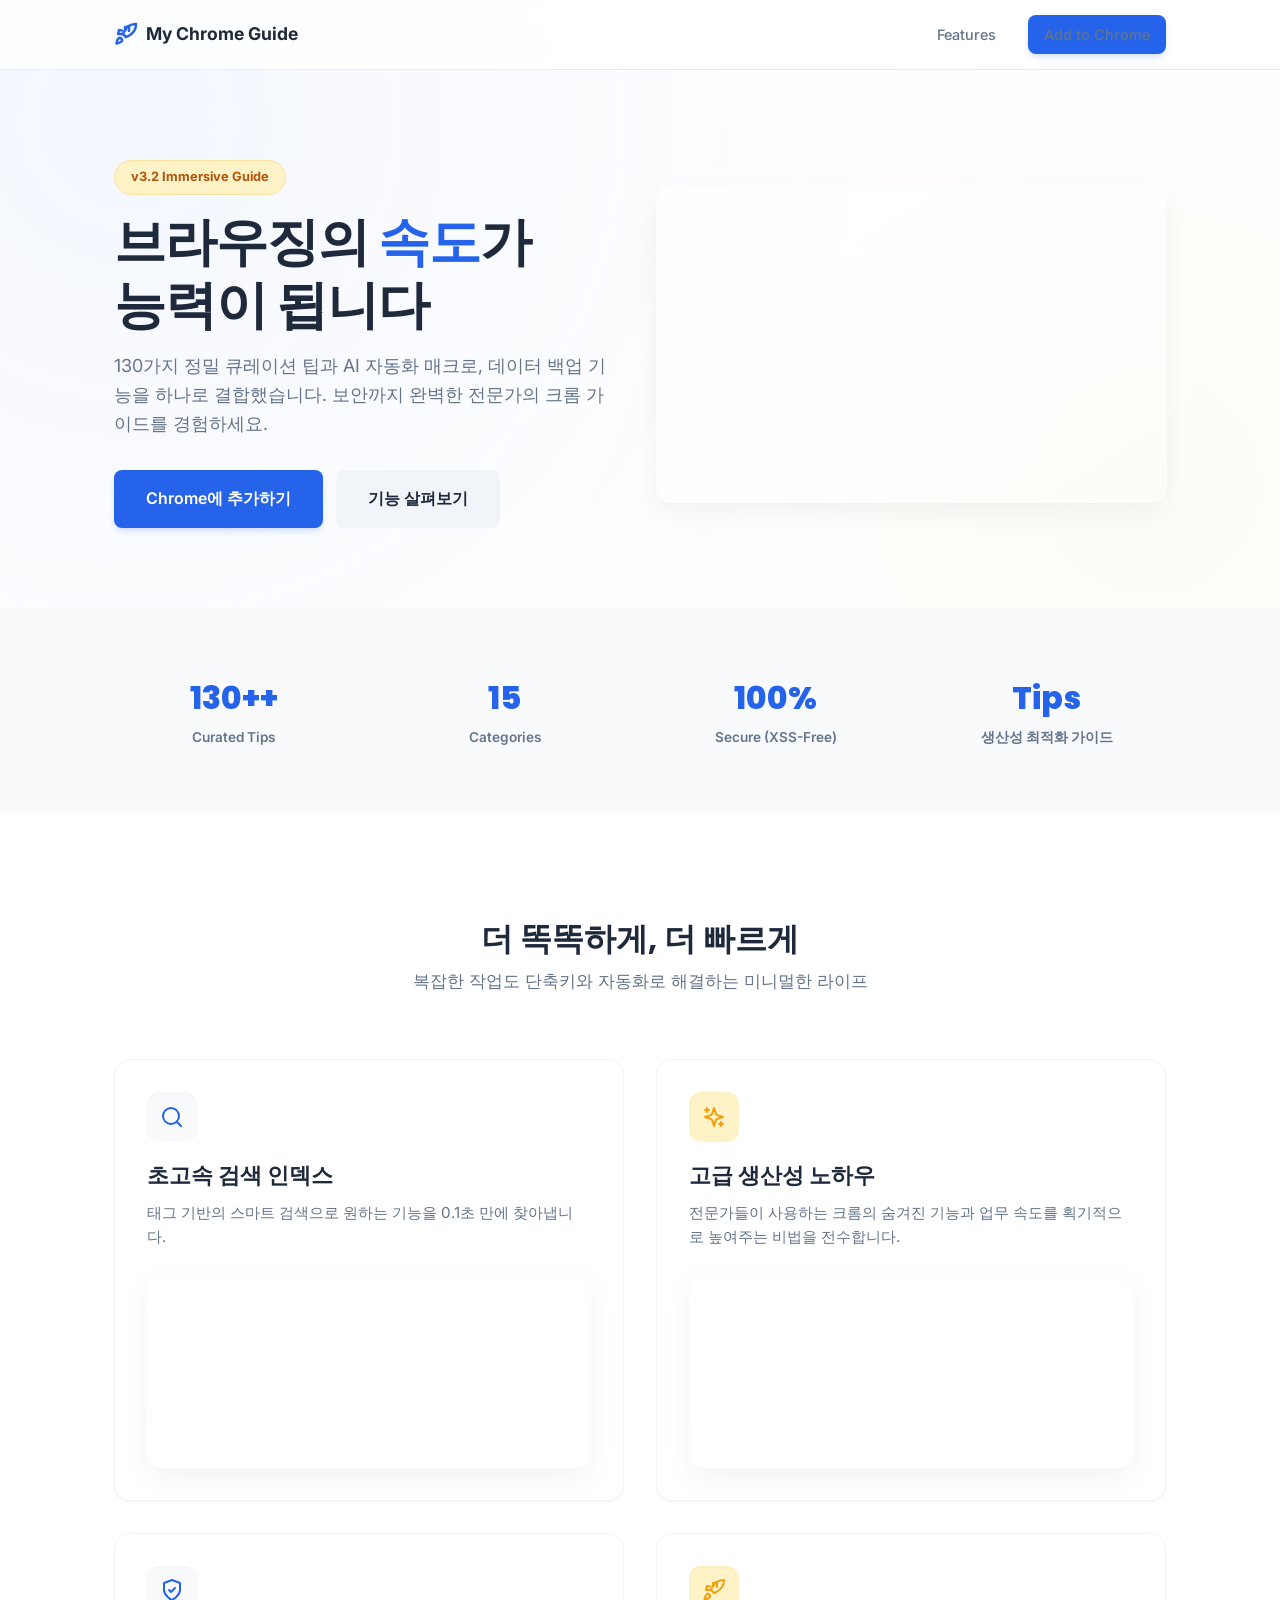
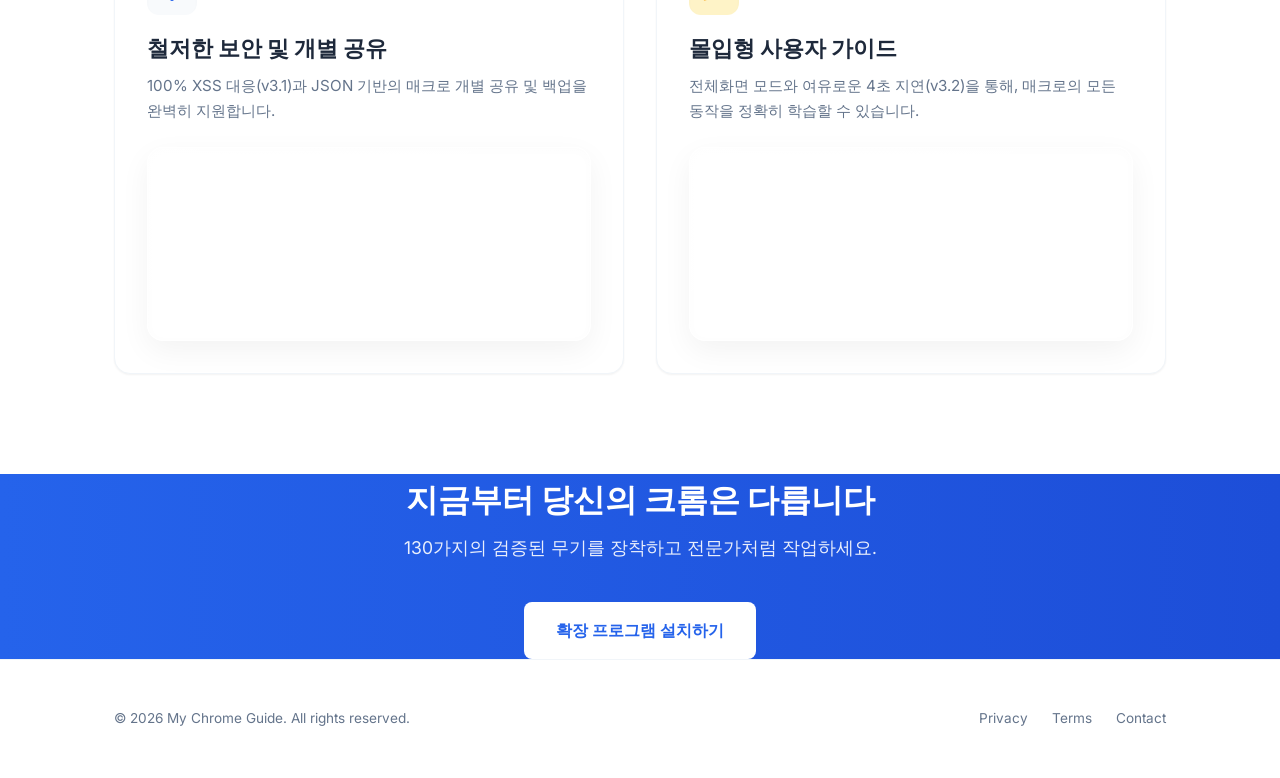
<file: landing/index.html>
<!DOCTYPE html>
<html lang="ko">
<head>
    <meta charset="UTF-8">
    <meta name="viewport" content="width=device-width, initial-scale=1.0">
    <title>My Chrome Guide - 업무 효율을 바꾸는 130가지 크롬 꿀팁</title>
    <meta name="description" content="100% 보안 설계(XSS 방어), AI 활용법, 환경 이식까지 가능한 완벽한 크롬 확장 프로그램입니다.">
    <link rel="stylesheet" href="style.css">
    <link rel="preconnect" href="https://fonts.googleapis.com">
    <link rel="preconnect" href="https://fonts.gstatic.com" crossorigin>
    <link href="https://fonts.googleapis.com/css2?family=Inter:wght@400;500;600;700&family=Poppins:wght@600;700;800&display=swap" rel="stylesheet">
</head>
<body>
    <nav class="navbar">
        <div class="container">
            <a href="https://chromewebstore.google.com/detail/my-chrome-guide" class="logo">
                <span class="logo-icon">
                    <svg xmlns="http://www.w3.org/2000/svg" width="24" height="24" viewBox="0 0 24 24" fill="none" stroke="currentColor" stroke-width="2.5" stroke-linecap="round" stroke-linejoin="round" class="lucide lucide-rocket"><path d="M4.5 16.5c-1.5 1.26-2 5-2 5s3.74-.5 5-2c.71-.84.7-2.13-.09-2.91a2.18 2.18 0 0 0-2.91-.09z"/><path d="m12 15-3-3a22 22 0 0 1 2-3.95A12.88 12.88 0 0 1 22 2c0 2.72-.78 7.5-6 11a22.35 22.35 0 0 1-4 2z"/><path d="M9 12H4s.5-1 1-4c2 0 3 .5 3 .5"/><path d="M15 9V4s-1 .5-4 1c0 2 .5 3 .5 3"/></svg>
                </span>
                <span class="logo-text">My Chrome Guide</span>
            </a>
            <ul class="nav-links">
                <li><a href="#features">Features</a></li>
                <li><a href="https://chrome.google.com/webstore" class="btn btn-primary btn-sm">Add to Chrome</a></li>
            </ul>
        </div>
    </nav>

    <header class="hero">
        <div class="container">
            <div class="hero-content">
                <div class="badge">v3.2 Immersive Guide</div>
                <h1>브라우징의 <span class="highlight">속도</span>가<br>능력이 됩니다</h1>
                <p>130가지 정밀 큐레이션 팁과 AI 자동화 매크로, 데이터 백업 기능을 하나로 결합했습니다. 보안까지 완벽한 전문가의 크롬 가이드를 경험하세요.</p>
                <div class="hero-btns">
                    <a href="https://chromewebstore.google.com/detail/my-chrome-guide" class="btn btn-primary btn-lg">Chrome에 추가하기</a>
                    <a href="#features" class="btn btn-secondary btn-lg">기능 살펴보기</a>
                </div>
            </div>
            <div class="hero-image">
                <div class="app-mockup-visual"></div>
            </div>
        </div>
    </header>

    <section class="stats">
        <div class="container">
            <div class="stat-item">
                <h3>130++</h3>
                <p>Curated Tips</p>
            </div>
            <div class="stat-item">
                <h3>15</h3>
                <p>Categories</p>
            </div>
            <div class="stat-item">
                <h3>100%</h3>
                <p>Secure (XSS-Free)</p>
            </div>
            <div class="stat-item">
                <h3>Tips</h3>
                <p>생산성 최적화 가이드</p>
            </div>
        </div>
    </section>

    <section id="features" class="features">
        <div class="container">
            <div class="section-header">
                <h2>더 똑똑하게, 더 빠르게</h2>
                <p>복잡한 작업도 단축키와 자동화로 해결하는 미니멀한 라이프</p>
            </div>
            <div class="feature-grid">
                <div class="feature-card">
                    <div class="f-icon">
                        <svg xmlns="http://www.w3.org/2000/svg" width="24" height="24" viewBox="0 0 24 24" fill="none" stroke="currentColor" stroke-width="2" stroke-linecap="round" stroke-linejoin="round" class="lucide lucide-search"><circle cx="11" cy="11" r="8"/><path d="m21 21-4.3-4.3"/></svg>
                    </div>
                    <h3>초고속 검색 인덱스</h3>
                    <p>태그 기반의 스마트 검색으로 원하는 기능을 0.1초 만에 찾아냅니다.</p>
                    <div class="app-mockup-visual" style="aspect-ratio: 16/7;"></div>
                </div>
                <div class="feature-card">
                    <div class="f-icon">
                        <svg xmlns="http://www.w3.org/2000/svg" width="24" height="24" viewBox="0 0 24 24" fill="none" stroke="currentColor" stroke-width="2" stroke-linecap="round" stroke-linejoin="round" class="lucide lucide-sparkles"><path d="m12 3-1.912 5.813a2 2 0 0 1-1.275 1.275L3 12l5.813 1.912a2 2 0 0 1 1.275 1.275L12 21l1.912-5.813a2 2 0 0 1 1.275-1.275L21 12l-5.813-1.912a2 2 0 0 1-1.275-1.275L12 3Z"/><path d="M5 3v4"/><path d="M19 17v4"/><path d="M3 5h4"/><path d="M17 19h4"/></svg>
                    </div>
                    <h3>고급 생산성 노하우</h3>
                    <p>전문가들이 사용하는 크롬의 숨겨진 기능과 업무 속도를 획기적으로 높여주는 비법을 전수합니다.</p>
                    <div class="app-mockup-visual" style="aspect-ratio: 16/7;"></div>
                </div>
                <div class="feature-card">
                    <div class="f-icon">
                        <svg xmlns="http://www.w3.org/2000/svg" width="24" height="24" viewBox="0 0 24 24" fill="none" stroke="currentColor" stroke-width="2" stroke-linecap="round" stroke-linejoin="round" class="lucide lucide-shield-check"><path d="M12 22s8-4 8-10V5l-8-3-8 3v7c0 6 8 10 8 10z"/><path d="m9 12 2 2 4-4"/></svg>
                    </div>
                    <h3>철저한 보안 및 개별 공유</h3>
                    <p>100% XSS 대응(v3.1)과 JSON 기반의 매크로 개별 공유 및 백업을 완벽히 지원합니다.</p>
                    <div class="app-mockup-visual" style="aspect-ratio: 16/7;"></div>
                </div>
                <div class="feature-card">
                    <div class="f-icon">
                        <svg xmlns="http://www.w3.org/2000/svg" width="24" height="24" viewBox="0 0 24 24" fill="none" stroke="currentColor" stroke-width="2" stroke-linecap="round" stroke-linejoin="round" class="lucide lucide-rocket"><path d="M4.5 16.5c-1.5 1.26-2 5-2 5s3.74-.5 5-2c.71-.84.7-2.13-.09-2.91a2.18 2.18 0 0 0-2.91-.09z"/><path d="m12 15-3-3a22 22 0 0 1 2-3.95A12.88 12.88 0 0 1 22 2c0 2.72-.78 7.5-6 11a22.35 22.35 0 0 1-4 2z"/><path d="M9 12H4s.5-1 1-4c2 0 3 .5 3 .5"/><path d="M15 9V4s-1 .5-4 1c0 2 .5 3 .5 3"/></svg>
                    </div>
                    <h3>몰입형 사용자 가이드</h3>
                    <p>전체화면 모드와 여유로운 4초 지연(v3.2)을 통해, 매크로의 모든 동작을 정확히 학습할 수 있습니다.</p>
                    <div class="app-mockup-visual" style="aspect-ratio: 16/7;"></div>
                </div>
            </div>
        </div>
    </section>

    <section class="cta-bottom">
        <div class="container">
            <h2>지금부터 당신의 크롬은 다릅니다</h2>
            <p>130가지의 검증된 무기를 장착하고 전문가처럼 작업하세요.</p>
            <a href="https://chromewebstore.google.com/detail/my-chrome-guide" class="btn btn-secondary btn-lg" style="background: white; color: var(--primary);">확장 프로그램 설치하기</a>
        </div>
    </section>

    <footer class="footer">
        <div class="container">
            <p>&copy; 2026 My Chrome Guide. All rights reserved.</p>
            <div class="footer-links">
                <a href="https://chromewebstore.google.com/detail/my-chrome-guide">Privacy</a>
                <a href="https://chromewebstore.google.com/detail/my-chrome-guide">Terms</a>
                <a href="https://chromewebstore.google.com/detail/my-chrome-guide">Contact</a>
            </div>
        </div>
    </footer>
</body>
</html>
</file>
<file: landing/style.css>
:root {
    --primary: #2563eb;
    --primary-dark: #1d4ed8;
    --primary-light: #60a5fa;
    --bg-white: #ffffff;
    --bg-light: #f8fafc;
    --bg-slate: #f1f5f9;
    --text-dark: #1e293b;
    --text-slate: #64748b;
    --text-light: #94a3b8;
    --glass: rgba(255, 255, 255, 0.8);
    --glass-border: rgba(226, 232, 240, 0.8);
    --shadow-sm: 0 1px 2px 0 rgb(0 0 0 / 0.05);
    --shadow-md: 0 4px 6px -1px rgb(0 0 0 / 0.1);
    --shadow-lg: 0 10px 15px -3px rgb(0 0 0 / 0.1);
    --accent-gold: #f59e0b;
    --accent-gold-light: #fef3c7;

    /* ── Spacing Tokens (4px Grid) ─────────── */
    --space-xs: 4px;
    --space-sm: 8px;
    --space-md: 12px;
    --space-lg: 16px;
    --space-xl: 20px;
    --space-2xl: 24px;
    --space-3xl: 32px;
    --space-4xl: 40px;
    --font-base: 13px;
    --font-md: 15px;
    --font-lg: 18px;
    --font-xl: 22px;
    --font-2xl: 32px;
    --font-3xl: 40px;
    --font-4xl: 52px;

    --weight-regular: 400;
    --weight-medium: 500;
    --weight-bold: 800;

    --lh-tight: 1.2;
    --lh-base: 1.4;
    --lh-relaxed: 1.5;
}

* {
    margin: 0;
    padding: 0;
    box-sizing: border-box;
    scroll-behavior: smooth;
}

body {
    background-color: var(--bg-white);
    color: var(--text-dark);
    font-family: 'Inter', sans-serif;
    line-height: 1.6;
    overflow-x: hidden;
}

h1, h2, h3 {
    font-family: 'Poppins', sans-serif;
    color: var(--text-dark);
}

.container {
    max-width: 1100px;
    margin: 0 auto;
    padding: 0 var(--space-2xl); /* 1.5rem -> 24px */
}

/* Navbar */
.navbar {
    position: fixed;
    top: 0;
    width: 100%;
    height: 70px;
    display: flex;
    align-items: center;
    background: rgba(255, 255, 255, 0.8);
    backdrop-filter: blur(10px);
    z-index: 1000;
    border-bottom: 1px solid var(--glass-border);
}

.navbar .container {
    display: flex;
    justify-content: space-between;
    align-items: center;
    width: 100%;
}

.logo {
    display: flex;
    align-items: center;
    gap: var(--space-sm); /* 0.6rem -> 8px or 12px, 8px is tighter/cleaner */
    font-size: 1.1rem;
    font-weight: 700;
    text-decoration: none;
    color: var(--text-dark);
}

.logo-icon {
    color: var(--primary);
    display: flex;
    align-items: center;
}

.nav-links {
    display: flex;
    list-style: none;
    gap: var(--space-3xl); /* 2rem -> 32px */
    align-items: center;
}

.nav-links a {
    text-decoration: none;
    color: var(--text-slate);
    font-size: 0.9rem;
    font-weight: 500;
    transition: 0.2s;
}

.nav-links a:hover {
    color: var(--primary);
}

/* Buttons */
.btn {
    display: inline-block;
    padding: 0.75rem 1.5rem;
    border-radius: 8px;
    font-weight: 600;
    text-decoration: none;
    transition: 0.2s;
    cursor: pointer;
    border: none;
}

.btn-primary {
    background-color: var(--primary);
    color: white;
    box-shadow: 0 4px 6px -1px rgba(37, 99, 235, 0.2);
}

.btn-primary:hover {
    background-color: var(--primary-dark);
    transform: translateY(-1px);
    box-shadow: 0 10px 15px -3px rgba(37, 99, 235, 0.3);
}

.btn-secondary {
    background-color: var(--bg-slate);
    color: var(--text-dark);
}

.btn-secondary:hover {
    background-color: #e2e8f0;
}

.btn-sm { padding: 0.5rem 1rem; font-size: 0.85rem; }
.btn-lg { padding: 1rem 2rem; font-size: 1rem; }

/* Hero Section */
.hero {
    padding-top: 160px;
    padding-bottom: 80px;
    background: radial-gradient(circle at 10% 20%, rgba(37, 99, 235, 0.05) 0%, transparent 60%),
                radial-gradient(circle at 90% 80%, rgba(245, 158, 11, 0.03) 0%, transparent 50%);
}

.hero .container {
    display: grid;
    grid-template-columns: 1fr 1fr;
    gap: var(--space-3xl); /* 3rem(48px) -> 32px for more compact hero */
    align-items: center;
}

.badge {
    display: inline-block;
    background: var(--accent-gold-light);
    color: #b45309;
    padding: 0.4rem 1rem;
    border-radius: 99px;
    font-size: 0.8rem;
    font-weight: 700;
    margin-bottom: var(--space-lg); /* 1.5rem -> 16px or 24px, 1.5rem is 24px, but lg is 16px. I'll use xl or 2xl. 1.5rem = 24px = 2xl */
    border: 1px solid rgba(245, 158, 11, 0.2);
}

.hero h1 {
    font-size: var(--font-4xl); /* 3.2rem -> 52px */
    line-height: var(--lh-tight);
    margin-bottom: var(--space-lg);
    font-weight: var(--weight-bold);
    letter-spacing: -0.02em;
}

.highlight {
    color: var(--primary);
}

.hero p {
    font-size: var(--font-lg); /* 1.15rem -> 18px */
    color: var(--text-slate);
    margin-bottom: var(--space-3xl);
    max-width: 500px;
}

.hero-btns {
    display: flex;
    gap: 0.8rem;
}

.hero-image {
    position: relative;
}


.app-mockup-visual {
    width: 100%;
    aspect-ratio: 16/10;
    background: linear-gradient(135deg, var(--bg-color), #e2e8f0);
    border-radius: 16px;
    box-shadow: inset 0 2px 10px rgba(0,0,0,0.02), 0 10px 30px rgba(0,0,0,0.05);
    position: relative;
    overflow: hidden;
    border: 1px solid rgba(255,255,255,0.5);
}
.app-mockup-visual::after {
    content: '';
    position: absolute;
    top: 0; left: 0; width: 100%; height: 100%;
    background: linear-gradient(to bottom right, rgba(255,255,255,0.8), transparent);
    pointer-events: none;
}


/* Stats Section */
.stats {
    padding: 4rem 0;
    background-color: var(--bg-light);
}

.stats .container {
    display: grid;
    grid-template-columns: repeat(4, 1fr);
    gap: 2rem;
}

.stat-item {
    text-align: center;
}

.stat-item h3 {
    font-size: var(--font-2xl); /* 2rem -> 32px */
    font-weight: var(--weight-bold);
    margin-bottom: var(--space-xs);
    color: var(--primary);
}

.stat-item p {
    color: var(--text-slate);
    font-size: 0.85rem;
    font-weight: 600;
}

/* Features */
.features {
    padding: 100px 0;
}

.section-header {
    text-align: center;
    margin-bottom: 4rem;
}

.section-header h2 {
    font-size: var(--font-2xl); /* 2.2rem -> 32px */
    margin-bottom: var(--space-xs);
}

.section-header p {
    color: var(--text-slate);
    font-size: 1.05rem;
}

.feature-grid {
    display: grid;
    grid-template-columns: repeat(2, 1fr);
    gap: var(--space-3xl); /* 2.5rem(40px) -> 32px */
}

.feature-card {
    padding: var(--space-3xl); /* 2rem -> 32px */
    border-radius: 16px;
    background: white;
    border: 1px solid #f1f5f9;
    box-shadow: var(--shadow-sm);
    transition: 0.3s;
}

.feature-card:hover {
    box-shadow: var(--shadow-lg);
    transform: translateY(-4px);
}

.f-icon {
    display: inline-flex;
    padding: 0.8rem;
    background: var(--bg-light);
    color: var(--primary);
    border-radius: 12px;
    margin-bottom: var(--space-lg); /* 1.5rem -> 16px for tighter look */
    border: 1px solid var(--border);
    box-shadow: inset 0 2px 4px rgba(0,0,0,0.02);
}

.feature-card:nth-child(even) .f-icon {
    color: var(--accent-gold);
    background: var(--accent-gold-light);
}

.feature-card h3 {
    font-size: var(--font-xl); /* 1.25rem -> 20px -> 22px (Normalized) */
    margin-bottom: var(--space-sm);
}

.feature-card p {
    color: var(--text-slate);
    font-size: 0.95rem;
    margin-bottom: 1.5rem;
}

/* CTA Bottom */
.cta-bottom {
    padding: var(--space-6xl) 0; /* 100px -> 64px reduced for better flow */
    text-align: center;
    background-color: var(--bg-dark);
    background: linear-gradient(to right, #2563eb, #1d4ed8);
    color: white;
}

.cta-bottom h2 {
    font-size: var(--font-2xl); /* 2.5rem -> 32px */
    margin-bottom: var(--space-sm);
    color: white;
}

.cta-bottom p {
    font-size: 1.1rem;
    margin-bottom: 2.5rem;
    opacity: 0.9;
}

/* Footer */
.footer {
    padding: 3rem 0;
    border-top: 1px solid var(--bg-slate);
    color: var(--text-slate);
}

.footer .container {
    display: flex;
    justify-content: space-between;
    align-items: center;
}

.footer p { font-size: 0.85rem; }

.footer-links { display: flex; gap: 1.5rem; }
.footer-links a { 
    color: var(--text-slate); 
    text-decoration: none; 
    font-size: 0.85rem; 
}
.footer-links a:hover { color: var(--primary); }

/* Responsive */
@media (max-width: 968px) {
    .hero .container {
        grid-template-columns: 1fr;
        text-align: center;
    }
    .hero h1 { font-size: 2.8rem; }
    .hero p { margin-left: auto; margin-right: auto; }
    .hero-btns { justify-content: center; }
}

@media (max-width: 768px) {
    .navbar .nav-links { display: none; }
    .stats .container { grid-template-columns: repeat(2, 1fr); }
    .feature-grid { grid-template-columns: 1fr; }
}
</file>
